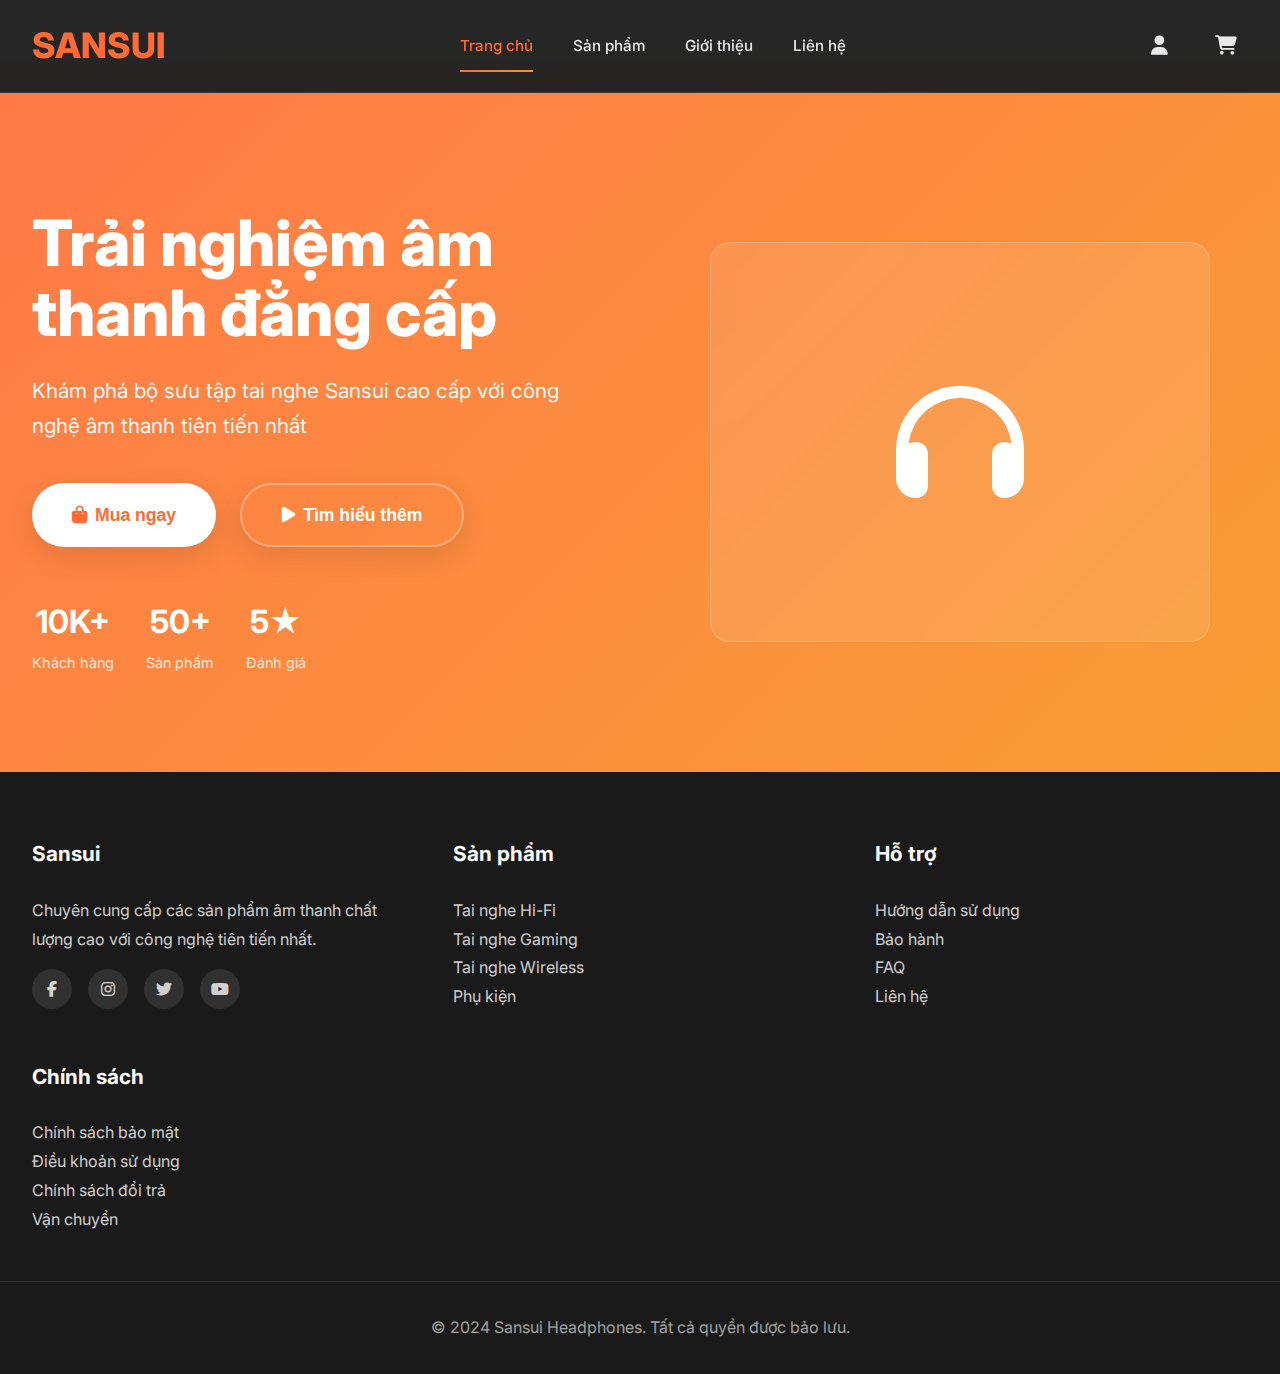
<file: index.html>
<!DOCTYPE html>
<html lang="vi">
<head>
    <meta charset="UTF-8">
    <meta name="viewport" content="width=device-width, initial-scale=1.0">
    <title>Sansui Headphones - Chất lượng âm thanh đỉnh cao</title>
    <link href="https://cdnjs.cloudflare.com/ajax/libs/font-awesome/6.4.0/css/all.min.css" rel="stylesheet">
    <link href="https://fonts.googleapis.com/css2?family=Inter:wght@300;400;500;600;700;800&display=swap" rel="stylesheet">
    <link rel="stylesheet" href="style.css">
</head>
<body>
    <!-- Header -->
    <header class="header">
        <div class="nav-container">
            <a class="logo" href="index.html">SANSUI</a>
            
            <nav class="nav-menu">
                <a class="nav-link active" href="index.html">Trang chủ</a>
                <a class="nav-link" href="products.html">Sản phẩm</a>
                <a class="nav-link" href="about.html">Giới thiệu</a>
                <a class="nav-link" href="contact.html">Liên hệ</a>
            </nav>

            <div class="nav-icons">
                <div class="user-menu" style="position: relative;">
                    <button class="nav-icon" id="userBtn" onclick="toggleUserMenu()">
                        <i class="fas fa-user"></i>
                    </button>
                    <div class="user-dropdown" id="userDropdown">
                        <div id="loggedOutMenu">
                            <a onclick="showLoginModal()">Đăng nhập</a>
                            <a onclick="showRegisterModal()">Đăng ký</a>
                        </div>
                        <div id="loggedInMenu" style="display: none;">
                            <a onclick="showProfile()">Thông tin cá nhân</a>
                            <a onclick="logout()">Đăng xuất</a>
                        </div>
                    </div>
                </div>
                
                <button class="nav-icon" onclick="showCart()">
                    <i class="fas fa-shopping-cart"></i>
                    <span class="cart-count" id="cartCount">0</span>
                </button>

                <button class="mobile-menu-btn">
                    <i class="fas fa-bars"></i>
                </button>
            </div>
        </div>
    </header>

    <!-- Main Content -->
    <main class="main-content">
        <!-- Home Section -->
        <section id="home" class="page-section active">
            <div class="hero">
                <div class="hero-content">
                    <div class="hero-text">
                        <h1>Trải nghiệm âm thanh <span class="highlight">đẳng cấp</span></h1>
                        <p>Khám phá bộ sưu tập tai nghe Sansui cao cấp với công nghệ âm thanh tiên tiến nhất</p>
                        
                        <div class="hero-buttons">
                            <button class="cta-button" onclick="location.href='products.html'">
                                <i class="fas fa-shopping-bag"></i>
                                Mua ngay
                            </button>
                            <button class="cta-button secondary" onclick="location.href='about.html'">
                                <i class="fas fa-play"></i>
                                Tìm hiểu thêm
                            </button>
                        </div>

                        <div class="hero-stats">
                            <div class="stat">
                                <span class="stat-number">10K+</span>
                                <span class="stat-label">Khách hàng</span>
                            </div>
                            <div class="stat">
                                <span class="stat-number">50+</span>
                                <span class="stat-label">Sản phẩm</span>
                            </div>
                            <div class="stat">
                                <span class="stat-number">5★</span>
                                <span class="stat-label">Đánh giá</span>
                            </div>
                        </div>
                    </div>
                    
                    <div class="hero-image">
                        <div class="hero-product-image">
                            <i class="fas fa-headphones"></i>
                        </div>
                    </div>
                </div>
            </div>
        </section>
    </main>

    <!-- Footer -->
    <footer class="footer">
        <div class="footer-content">
            <div class="footer-section">
                <h3>Sansui</h3>
                <p>Chuyên cung cấp các sản phẩm âm thanh chất lượng cao với công nghệ tiên tiến nhất.</p>
                <div class="social-links">
                    <a href="#"><i class="fab fa-facebook-f"></i></a>
                    <a href="#"><i class="fab fa-instagram"></i></a>
                    <a href="#"><i class="fab fa-twitter"></i></a>
                    <a href="#"><i class="fab fa-youtube"></i></a>
                </div>
            </div>
            
            <div class="footer-section">
                <h3>Sản phẩm</h3>
                <a href="#">Tai nghe Hi-Fi</a><br>
                <a href="#">Tai nghe Gaming</a><br>
                <a href="#">Tai nghe Wireless</a><br>
                <a href="#">Phụ kiện</a>
            </div>
            
            <div class="footer-section">
                <h3>Hỗ trợ</h3>
                <a href="#">Hướng dẫn sử dụng</a><br>
                <a href="#">Bảo hành</a><br>
                <a href="#">FAQ</a><br>
                <a href="#">Liên hệ</a>
            </div>
            
            <div class="footer-section">
                <h3>Chính sách</h3>
                <a href="#">Chính sách bảo mật</a><br>
                <a href="#">Điều khoản sử dụng</a><br>
                <a href="#">Chính sách đổi trả</a><br>
                <a href="#">Vận chuyển</a>
            </div>
        </div>
        
        <div class="footer-bottom">
            <p>&copy; 2024 Sansui Headphones. Tất cả quyền được bảo lưu.</p>
        </div>
    </footer>

    <!-- Modals -->
    <!-- Login Modal -->
    <div id="loginModal" class="modal">
        <div class="modal-content">
            <span class="close" onclick="closeModal('loginModal')">&times;</span>
            <h2>Đăng nhập</h2>
            <form class="auth-form" id="loginForm">
                <input type="email" placeholder="Email" id="loginEmail" required>
                <input type="password" placeholder="Mật khẩu" id="loginPassword" required>
                <button type="submit">Đăng nhập</button>
            </form>
            <div class="auth-switch">
                <p>Chưa có tài khoản? <a onclick="switchToRegister()">Đăng ký ngay</a></p>
            </div>
        </div>
    </div>

    <!-- Register Modal -->
    <div id="registerModal" class="modal">
        <div class="modal-content">
            <span class="close" onclick="closeModal('registerModal')">&times;</span>
            <h2>Đăng ký</h2>
            <form class="auth-form" id="registerForm">
                <input type="text" placeholder="Họ tên" id="registerName" required>
                <input type="email" placeholder="Email" id="registerEmail" required>
                <input type="password" placeholder="Mật khẩu" id="registerPassword" required>
                <input type="password" placeholder="Xác nhận mật khẩu" id="confirmPassword" required>
                <button type="submit">Đăng ký</button>
            </form>
            <div class="auth-switch">
                <p>Đã có tài khoản? <a onclick="switchToLogin()">Đăng nhập</a></p>
            </div>
        </div>
    </div>

    <!-- Cart Modal -->
    <div id="cartModal" class="modal cart-modal">
        <div class="modal-content">
            <span class="close" onclick="closeModal('cartModal')">&times;</span>
            <h2>Giỏ hàng</h2>
            <div id="cartItems">
                <!-- Cart items sẽ được tạo bằng JavaScript -->
            </div>
            <div class="cart-total" id="cartTotal">
                Tổng cộng: 0đ
            </div>
            <button class="checkout-btn" id="checkoutBtn" onclick="checkout()">Thanh toán</button>
        </div>
    </div>

    <!-- Profile Modal -->
    <div id="profileModal" class="modal">
        <div class="modal-content">
            <span class="close" onclick="closeModal('profileModal')">&times;</span>
            <h2>Thông tin cá nhân</h2>
            <form class="auth-form" id="profileForm">
                <input type="text" placeholder="Họ tên" id="profileName">
                <input type="email" placeholder="Email" id="profileEmail" readonly>
                <input type="tel" placeholder="Số điện thoại" id="profilePhone">
                <textarea placeholder="Địa chỉ" id="profileAddress" rows="3"></textarea>
                <button type="submit">Cập nhật thông tin</button>
            </form>
        </div>
    </div>

    <!-- Success Message -->
    <div id="successMessage" class="success-message">
        <i class="fas fa-check-circle"></i>
        <span id="successText">Thành công!</span>
    </div>

    <script src="script.js"></script>
</body>
</html>
</file>
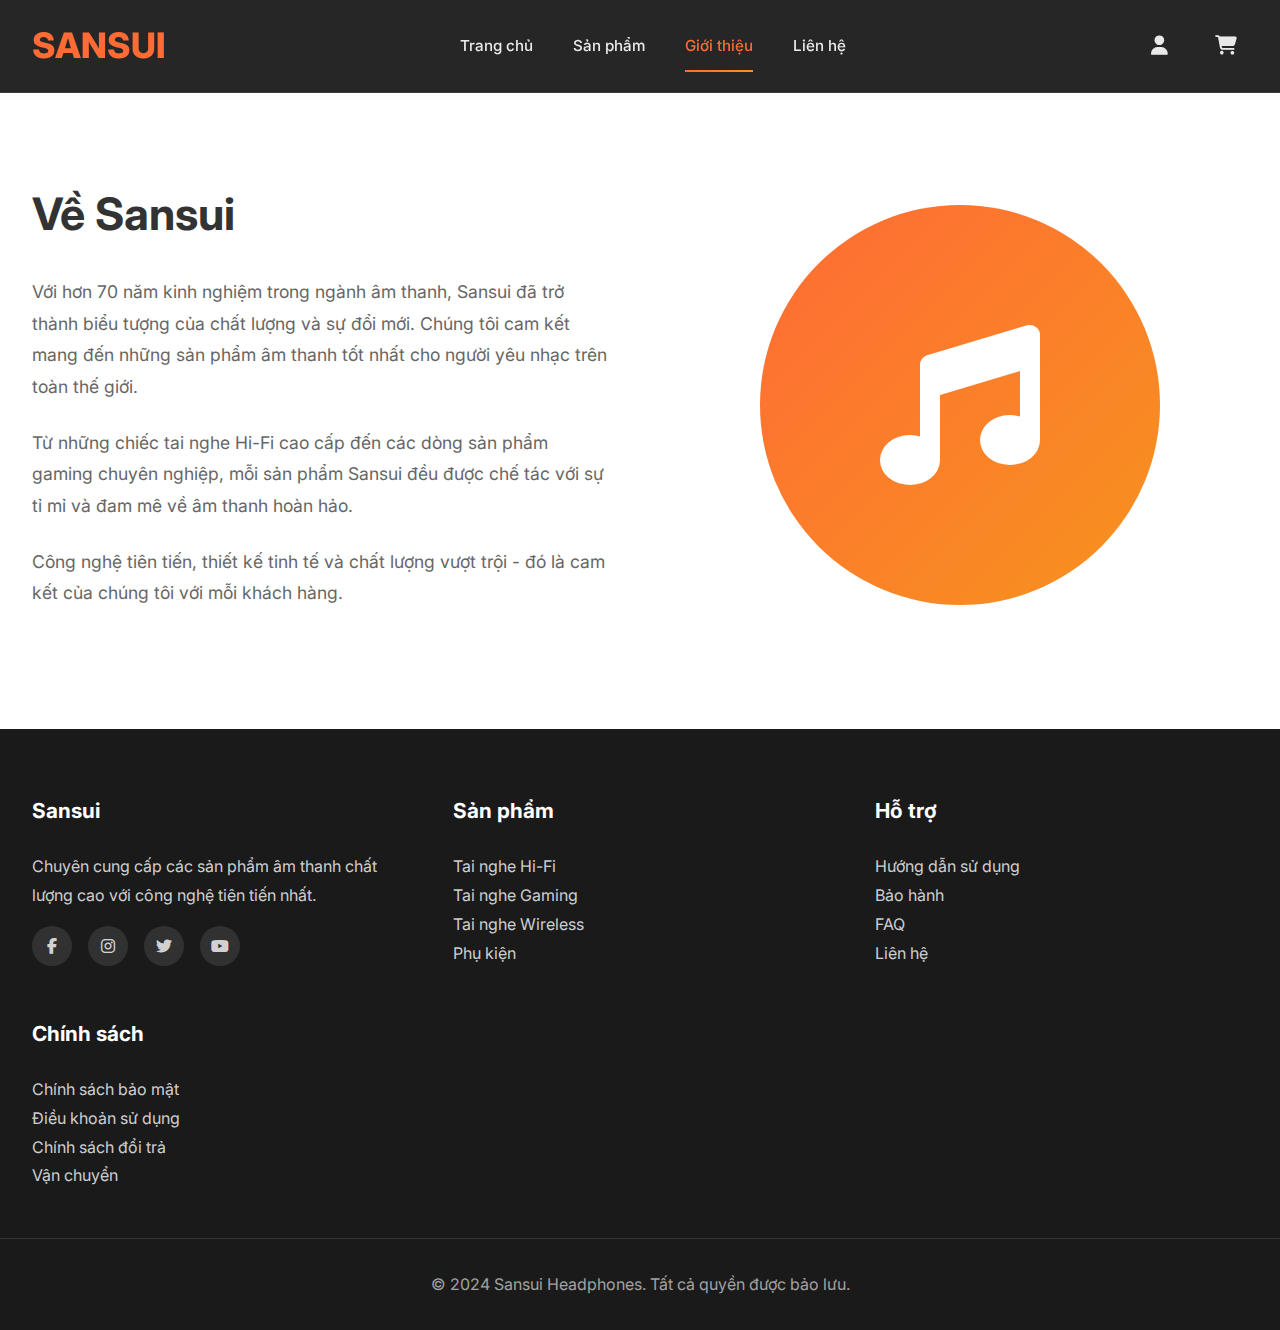
<file: about.html>
<!DOCTYPE html>
<html lang="vi">
<head>
    <meta charset="UTF-8">
    <meta name="viewport" content="width=device-width, initial-scale=1.0">
    <title>Giới thiệu - Sansui Headphones</title>
    <link href="https://cdnjs.cloudflare.com/ajax/libs/font-awesome/6.4.0/css/all.min.css" rel="stylesheet">
    <link href="https://fonts.googleapis.com/css2?family=Inter:wght@300;400;500;600;700;800&display=swap" rel="stylesheet">
    <link rel="stylesheet" href="style.css">
</head>
<body>
    <!-- Header -->
    <header class="header">
        <div class="nav-container">
            <a class="logo" href="index.html">SANSUI</a>
            
            <nav class="nav-menu">
                <a class="nav-link" href="index.html">Trang chủ</a>
                <a class="nav-link" href="products.html">Sản phẩm</a>
                <a class="nav-link active" href="about.html">Giới thiệu</a>
                <a class="nav-link" href="contact.html">Liên hệ</a>
            </nav>

            <div class="nav-icons">
                <div class="user-menu" style="position: relative;">
                    <button class="nav-icon" id="userBtn" onclick="toggleUserMenu()">
                        <i class="fas fa-user"></i>
                    </button>
                    <div class="user-dropdown" id="userDropdown">
                        <div id="loggedOutMenu">
                            <a onclick="showLoginModal()">Đăng nhập</a>
                            <a onclick="showRegisterModal()">Đăng ký</a>
                        </div>
                        <div id="loggedInMenu" style="display: none;">
                            <a onclick="showProfile()">Thông tin cá nhân</a>
                            <a onclick="logout()">Đăng xuất</a>
                        </div>
                    </div>
                </div>
                
                <button class="nav-icon" onclick="showCart()">
                    <i class="fas fa-shopping-cart"></i>
                    <span class="cart-count" id="cartCount">0</span>
                </button>

                <button class="mobile-menu-btn">
                    <i class="fas fa-bars"></i>
                </button>
            </div>
        </div>
    </header>

    <!-- Main Content -->
    <main class="main-content">
        <!-- About Section -->
        <section id="about" class="page-section active">
            <div class="about-section">
                <div class="container">
                    <div class="about-content">
                        <div class="about-text">
                            <h2>Về Sansui</h2>
                            <p>Với hơn 70 năm kinh nghiệm trong ngành âm thanh, Sansui đã trở thành biểu tượng của chất lượng và sự đổi mới. Chúng tôi cam kết mang đến những sản phẩm âm thanh tốt nhất cho người yêu nhạc trên toàn thế giới.</p>
                            
                            <p>Từ những chiếc tai nghe Hi-Fi cao cấp đến các dòng sản phẩm gaming chuyên nghiệp, mỗi sản phẩm Sansui đều được chế tác với sự tỉ mỉ và đam mê về âm thanh hoàn hảo.</p>
                            
                            <p>Công nghệ tiên tiến, thiết kế tinh tế và chất lượng vượt trội - đó là cam kết của chúng tôi với mỗi khách hàng.</p>
                        </div>
                        
                        <div class="about-image">
                            <div class="about-image-bg">
                                <i class="fas fa-music"></i>
                            </div>
                        </div>
                    </div>
                </div>
            </div>
        </section>
    </main>

    <!-- Footer -->
    <footer class="footer">
        <div class="footer-content">
            <div class="footer-section">
                <h3>Sansui</h3>
                <p>Chuyên cung cấp các sản phẩm âm thanh chất lượng cao với công nghệ tiên tiến nhất.</p>
                <div class="social-links">
                    <a href="#"><i class="fab fa-facebook-f"></i></a>
                    <a href="#"><i class="fab fa-instagram"></i></a>
                    <a href="#"><i class="fab fa-twitter"></i></a>
                    <a href="#"><i class="fab fa-youtube"></i></a>
                </div>
            </div>
            
            <div class="footer-section">
                <h3>Sản phẩm</h3>
                <a href="#">Tai nghe Hi-Fi</a><br>
                <a href="#">Tai nghe Gaming</a><br>
                <a href="#">Tai nghe Wireless</a><br>
                <a href="#">Phụ kiện</a>
            </div>
            
            <div class="footer-section">
                <h3>Hỗ trợ</h3>
                <a href="#">Hướng dẫn sử dụng</a><br>
                <a href="#">Bảo hành</a><br>
                <a href="#">FAQ</a><br>
                <a href="#">Liên hệ</a>
            </div>
            
            <div class="footer-section">
                <h3>Chính sách</h3>
                <a href="#">Chính sách bảo mật</a><br>
                <a href="#">Điều khoản sử dụng</a><br>
                <a href="#">Chính sách đổi trả</a><br>
                <a href="#">Vận chuyển</a>
            </div>
        </div>
        
        <div class="footer-bottom">
            <p>&copy; 2024 Sansui Headphones. Tất cả quyền được bảo lưu.</p>
        </div>
    </footer>

    <!-- Modals -->
    <!-- Login Modal -->
    <div id="loginModal" class="modal">
        <div class="modal-content">
            <span class="close" onclick="closeModal('loginModal')">&times;</span>
            <h2>Đăng nhập</h2>
            <form class="auth-form" id="loginForm">
                <input type="email" placeholder="Email" id="loginEmail" required>
                <input type="password" placeholder="Mật khẩu" id="loginPassword" required>
                <button type="submit">Đăng nhập</button>
            </form>
            <div class="auth-switch">
                <p>Chưa có tài khoản? <a onclick="switchToRegister()">Đăng ký ngay</a></p>
            </div>
        </div>
    </div>

    <!-- Register Modal -->
    <div id="registerModal" class="modal">
        <div class="modal-content">
            <span class="close" onclick="closeModal('registerModal')">&times;</span>
            <h2>Đăng ký</h2>
            <form class="auth-form" id="registerForm">
                <input type="text" placeholder="Họ tên" id="registerName" required>
                <input type="email" placeholder="Email" id="registerEmail" required>
                <input type="password" placeholder="Mật khẩu" id="registerPassword" required>
                <input type="password" placeholder="Xác nhận mật khẩu" id="confirmPassword" required>
                <button type="submit">Đăng ký</button>
            </form>
            <div class="auth-switch">
                <p>Đã có tài khoản? <a onclick="switchToLogin()">Đăng nhập</a></p>
            </div>
        </div>
    </div>

    <!-- Cart Modal -->
    <div id="cartModal" class="modal cart-modal">
        <div class="modal-content">
            <span class="close" onclick="closeModal('cartModal')">&times;</span>
            <h2>Giỏ hàng</h2>
            <div id="cartItems">
                <!-- Cart items sẽ được tạo bằng JavaScript -->
            </div>
            <div class="cart-total" id="cartTotal">
                Tổng cộng: 0đ
            </div>
            <button class="checkout-btn" id="checkoutBtn" onclick="checkout()">Thanh toán</button>
        </div>
    </div>

    <!-- Profile Modal -->
    <div id="profileModal" class="modal">
        <div class="modal-content">
            <span class="close" onclick="closeModal('profileModal')">&times;</span>
            <h2>Thông tin cá nhân</h2>
            <form class="auth-form" id="profileForm">
                <input type="text" placeholder="Họ tên" id="profileName">
                <input type="email" placeholder="Email" id="profileEmail" readonly>
                <input type="tel" placeholder="Số điện thoại" id="profilePhone">
                <textarea placeholder="Địa chỉ" id="profileAddress" rows="3"></textarea>
                <button type="submit">Cập nhật thông tin</button>
            </form>
        </div>
    </div>

    <!-- Success Message -->
    <div id="successMessage" class="success-message">
        <i class="fas fa-check-circle"></i>
        <span id="successText">Thành công!</span>
    </div>

    <script src="script.js"></script>
</body>
</html>
</file>
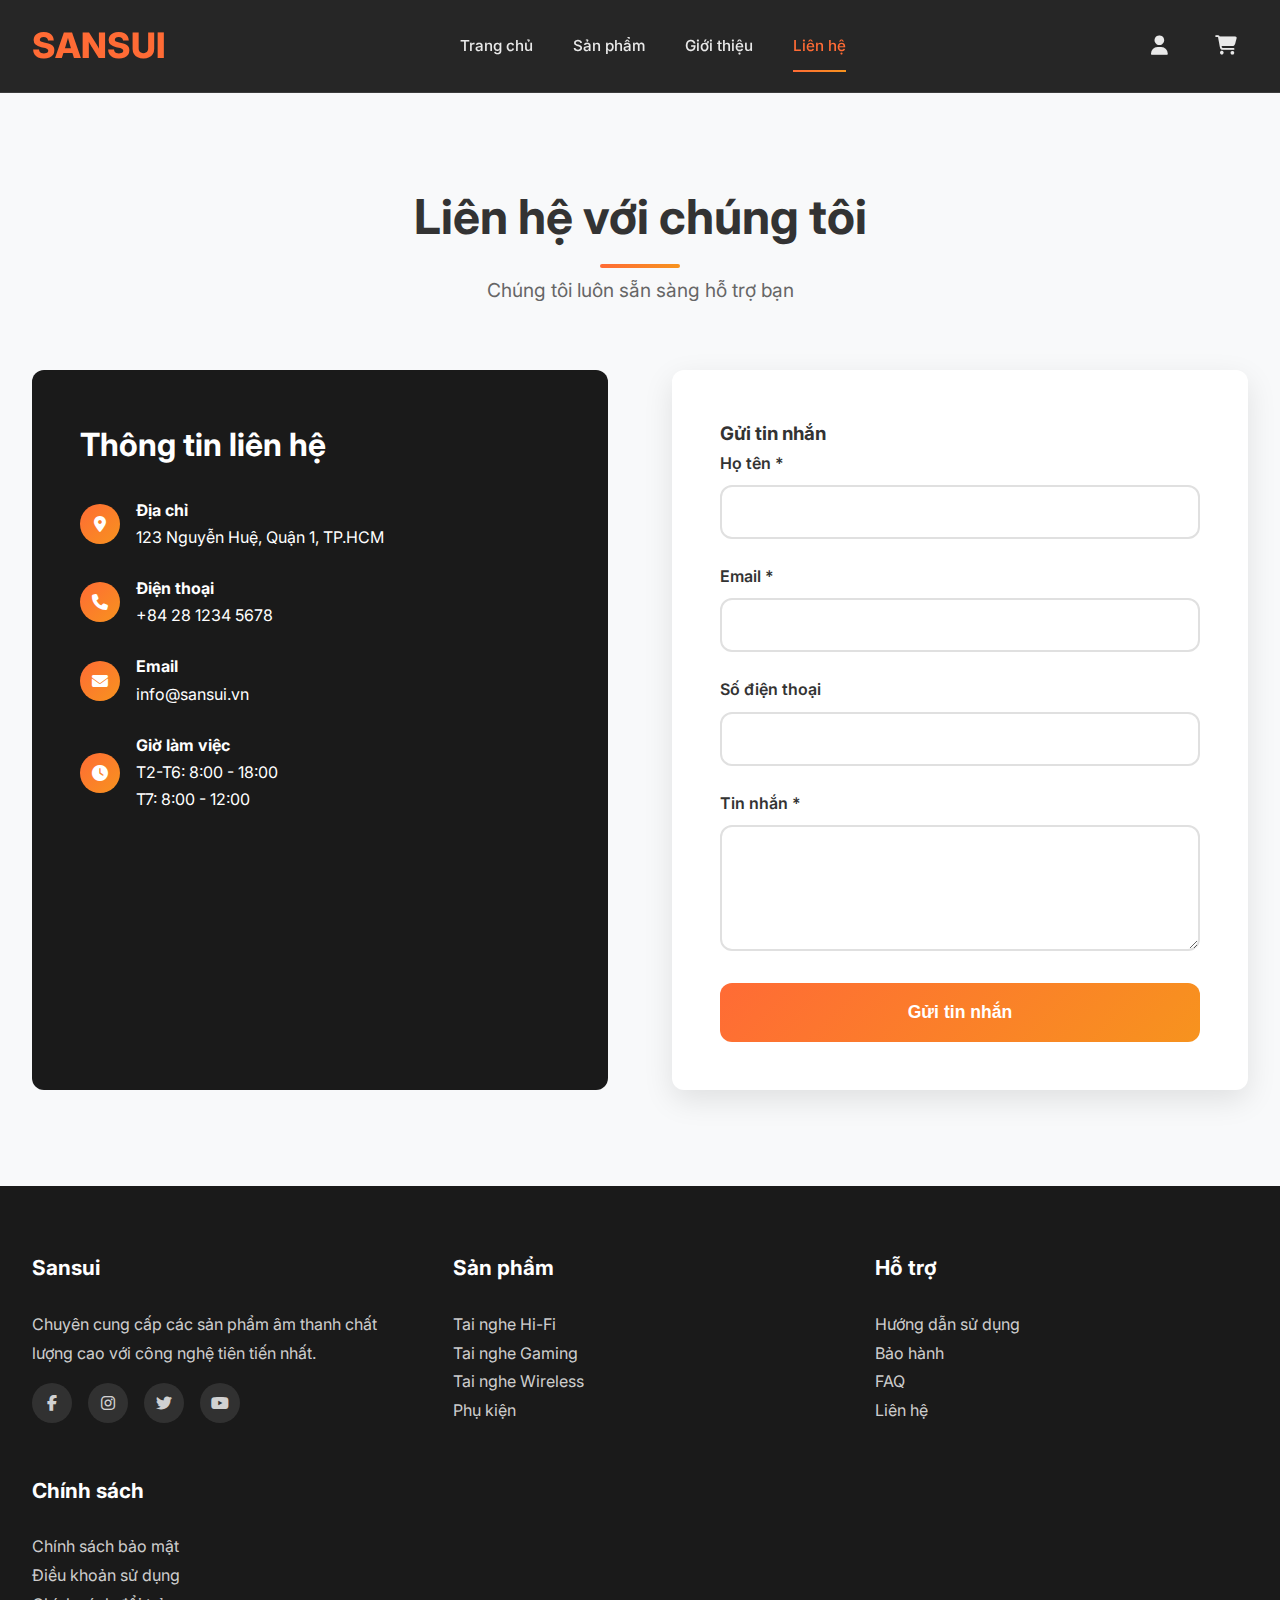
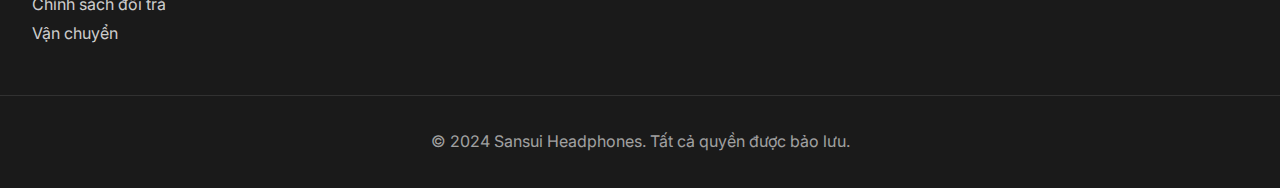
<file: contact.html>
<!DOCTYPE html>
<html lang="vi">
<head>
    <meta charset="UTF-8">
    <meta name="viewport" content="width=device-width, initial-scale=1.0">
    <title>Liên hệ - Sansui Headphones</title>
    <link href="https://cdnjs.cloudflare.com/ajax/libs/font-awesome/6.4.0/css/all.min.css" rel="stylesheet">
    <link href="https://fonts.googleapis.com/css2?family=Inter:wght@300;400;500;600;700;800&display=swap" rel="stylesheet">
    <link rel="stylesheet" href="style.css">
</head>
<body>
    <!-- Header -->
    <header class="header">
        <div class="nav-container">
            <a class="logo" href="index.html">SANSUI</a>
            
            <nav class="nav-menu">
                <a class="nav-link" href="index.html">Trang chủ</a>
                <a class="nav-link" href="products.html">Sản phẩm</a>
                <a class="nav-link" href="about.html">Giới thiệu</a>
                <a class="nav-link active" href="contact.html">Liên hệ</a>
            </nav>

            <div class="nav-icons">
                <div class="user-menu" style="position: relative;">
                    <button class="nav-icon" id="userBtn" onclick="toggleUserMenu()">
                        <i class="fas fa-user"></i>
                    </button>
                    <div class="user-dropdown" id="userDropdown">
                        <div id="loggedOutMenu">
                            <a onclick="showLoginModal()">Đăng nhập</a>
                            <a onclick="showRegisterModal()">Đăng ký</a>
                        </div>
                        <div id="loggedInMenu" style="display: none;">
                            <a onclick="showProfile()">Thông tin cá nhân</a>
                            <a onclick="logout()">Đăng xuất</a>
                        </div>
                    </div>
                </div>
                
                <button class="nav-icon" onclick="showCart()">
                    <i class="fas fa-shopping-cart"></i>
                    <span class="cart-count" id="cartCount">0</span>
                </button>

                <button class="mobile-menu-btn">
                    <i class="fas fa-bars"></i>
                </button>
            </div>
        </div>
    </header>

    <!-- Main Content -->
    <main class="main-content">
        <!-- Contact Section -->
        <section id="contact" class="page-section active">
            <div class="contact-section">
                <div class="container">
                    <div class="section-header">
                        <h2 class="section-title">Liên hệ với chúng tôi</h2>
                        <p class="section-subtitle">Chúng tôi luôn sẵn sàng hỗ trợ bạn</p>
                    </div>

                    <div class="contact-grid">
                        <div class="contact-info">
                            <h3>Thông tin liên hệ</h3>
                            
                            <div class="contact-item">
                                <i class="fas fa-map-marker-alt"></i>
                                <div>
                                    <strong>Địa chỉ</strong><br>
                                    123 Nguyễn Huệ, Quận 1, TP.HCM
                                </div>
                            </div>
                            
                            <div class="contact-item">
                                <i class="fas fa-phone"></i>
                                <div>
                                    <strong>Điện thoại</strong><br>
                                    +84 28 1234 5678
                                </div>
                            </div>
                            
                            <div class="contact-item">
                                <i class="fas fa-envelope"></i>
                                <div>
                                    <strong>Email</strong><br>
                                    info@sansui.vn
                                </div>
                            </div>
                            
                            <div class="contact-item">
                                <i class="fas fa-clock"></i>
                                <div>
                                    <strong>Giờ làm việc</strong><br>
                                    T2-T6: 8:00 - 18:00<br>
                                    T7: 8:00 - 12:00
                                </div>
                            </div>
                        </div>

                        <div class="contact-form">
                            <h3>Gửi tin nhắn</h3>
                            <form id="contactForm">
                                <div class="form-group">
                                    <label for="name">Họ tên *</label>
                                    <input type="text" id="name" name="name" required>
                                </div>
                                
                                <div class="form-group">
                                    <label for="email">Email *</label>
                                    <input type="email" id="email" name="email" required>
                                </div>
                                
                                <div class="form-group">
                                    <label for="phone">Số điện thoại</label>
                                    <input type="tel" id="phone" name="phone">
                                </div>
                                
                                <div class="form-group">
                                    <label for="message">Tin nhắn *</label>
                                    <textarea id="message" name="message" rows="5" required></textarea>
                                </div>
                                
                                <button type="submit" class="submit-btn">Gửi tin nhắn</button>
                            </form>
                        </div>
                    </div>
                </div>
            </div>
        </section>
    </main>

    <!-- Footer -->
    <footer class="footer">
        <div class="footer-content">
            <div class="footer-section">
                <h3>Sansui</h3>
                <p>Chuyên cung cấp các sản phẩm âm thanh chất lượng cao với công nghệ tiên tiến nhất.</p>
                <div class="social-links">
                    <a href="#"><i class="fab fa-facebook-f"></i></a>
                    <a href="#"><i class="fab fa-instagram"></i></a>
                    <a href="#"><i class="fab fa-twitter"></i></a>
                    <a href="#"><i class="fab fa-youtube"></i></a>
                </div>
            </div>
            
            <div class="footer-section">
                <h3>Sản phẩm</h3>
                <a href="#">Tai nghe Hi-Fi</a><br>
                <a href="#">Tai nghe Gaming</a><br>
                <a href="#">Tai nghe Wireless</a><br>
                <a href="#">Phụ kiện</a>
            </div>
            
            <div class="footer-section">
                <h3>Hỗ trợ</h3>
                <a href="#">Hướng dẫn sử dụng</a><br>
                <a href="#">Bảo hành</a><br>
                <a href="#">FAQ</a><br>
                <a href="#">Liên hệ</a>
            </div>
            
            <div class="footer-section">
                <h3>Chính sách</h3>
                <a href="#">Chính sách bảo mật</a><br>
                <a href="#">Điều khoản sử dụng</a><br>
                <a href="#">Chính sách đổi trả</a><br>
                <a href="#">Vận chuyển</a>
            </div>
        </div>
        
        <div class="footer-bottom">
            <p>&copy; 2024 Sansui Headphones. Tất cả quyền được bảo lưu.</p>
        </div>
    </footer>

    <!-- Modals -->
    <!-- Login Modal -->
    <div id="loginModal" class="modal">
        <div class="modal-content">
            <span class="close" onclick="closeModal('loginModal')">&times;</span>
            <h2>Đăng nhập</h2>
            <form class="auth-form" id="loginForm">
                <input type="email" placeholder="Email" id="loginEmail" required>
                <input type="password" placeholder="Mật khẩu" id="loginPassword" required>
                <button type="submit">Đăng nhập</button>
            </form>
            <div class="auth-switch">
                <p>Chưa có tài khoản? <a onclick="switchToRegister()">Đăng ký ngay</a></p>
            </div>
        </div>
    </div>

    <!-- Register Modal -->
    <div id="registerModal" class="modal">
        <div class="modal-content">
            <span class="close" onclick="closeModal('registerModal')">&times;</span>
            <h2>Đăng ký</h2>
            <form class="auth-form" id="registerForm">
                <input type="text" placeholder="Họ tên" id="registerName" required>
                <input type="email" placeholder="Email" id="registerEmail" required>
                <input type="password" placeholder="Mật khẩu" id="registerPassword" required>
                <input type="password" placeholder="Xác nhận mật khẩu" id="confirmPassword" required>
                <button type="submit">Đăng ký</button>
            </form>
            <div class="auth-switch">
                <p>Đã có tài khoản? <a onclick="switchToLogin()">Đăng nhập</a></p>
            </div>
        </div>
    </div>

    <!-- Cart Modal -->
    <div id="cartModal" class="modal cart-modal">
        <div class="modal-content">
            <span class="close" onclick="closeModal('cartModal')">&times;</span>
            <h2>Giỏ hàng</h2>
            <div id="cartItems">
                <!-- Cart items sẽ được tạo bằng JavaScript -->
            </div>
            <div class="cart-total" id="cartTotal">
                Tổng cộng: 0đ
            </div>
            <button class="checkout-btn" id="checkoutBtn" onclick="checkout()">Thanh toán</button>
        </div>
    </div>

    <!-- Profile Modal -->
    <div id="profileModal" class="modal">
        <div class="modal-content">
            <span class="close" onclick="closeModal('profileModal')">&times;</span>
            <h2>Thông tin cá nhân</h2>
            <form class="auth-form" id="profileForm">
                <input type="text" placeholder="Họ tên" id="profileName">
                <input type="email" placeholder="Email" id="profileEmail" readonly>
                <input type="tel" placeholder="Số điện thoại" id="profilePhone">
                <textarea placeholder="Địa chỉ" id="profileAddress" rows="3"></textarea>
                <button type="submit">Cập nhật thông tin</button>
            </form>
        </div>
    </div>

    <!-- Success Message -->
    <div id="successMessage" class="success-message">
        <i class="fas fa-check-circle"></i>
        <span id="successText">Thành công!</span>
    </div>

    <script src="script.js"></script>
</body>
</html>
</file>
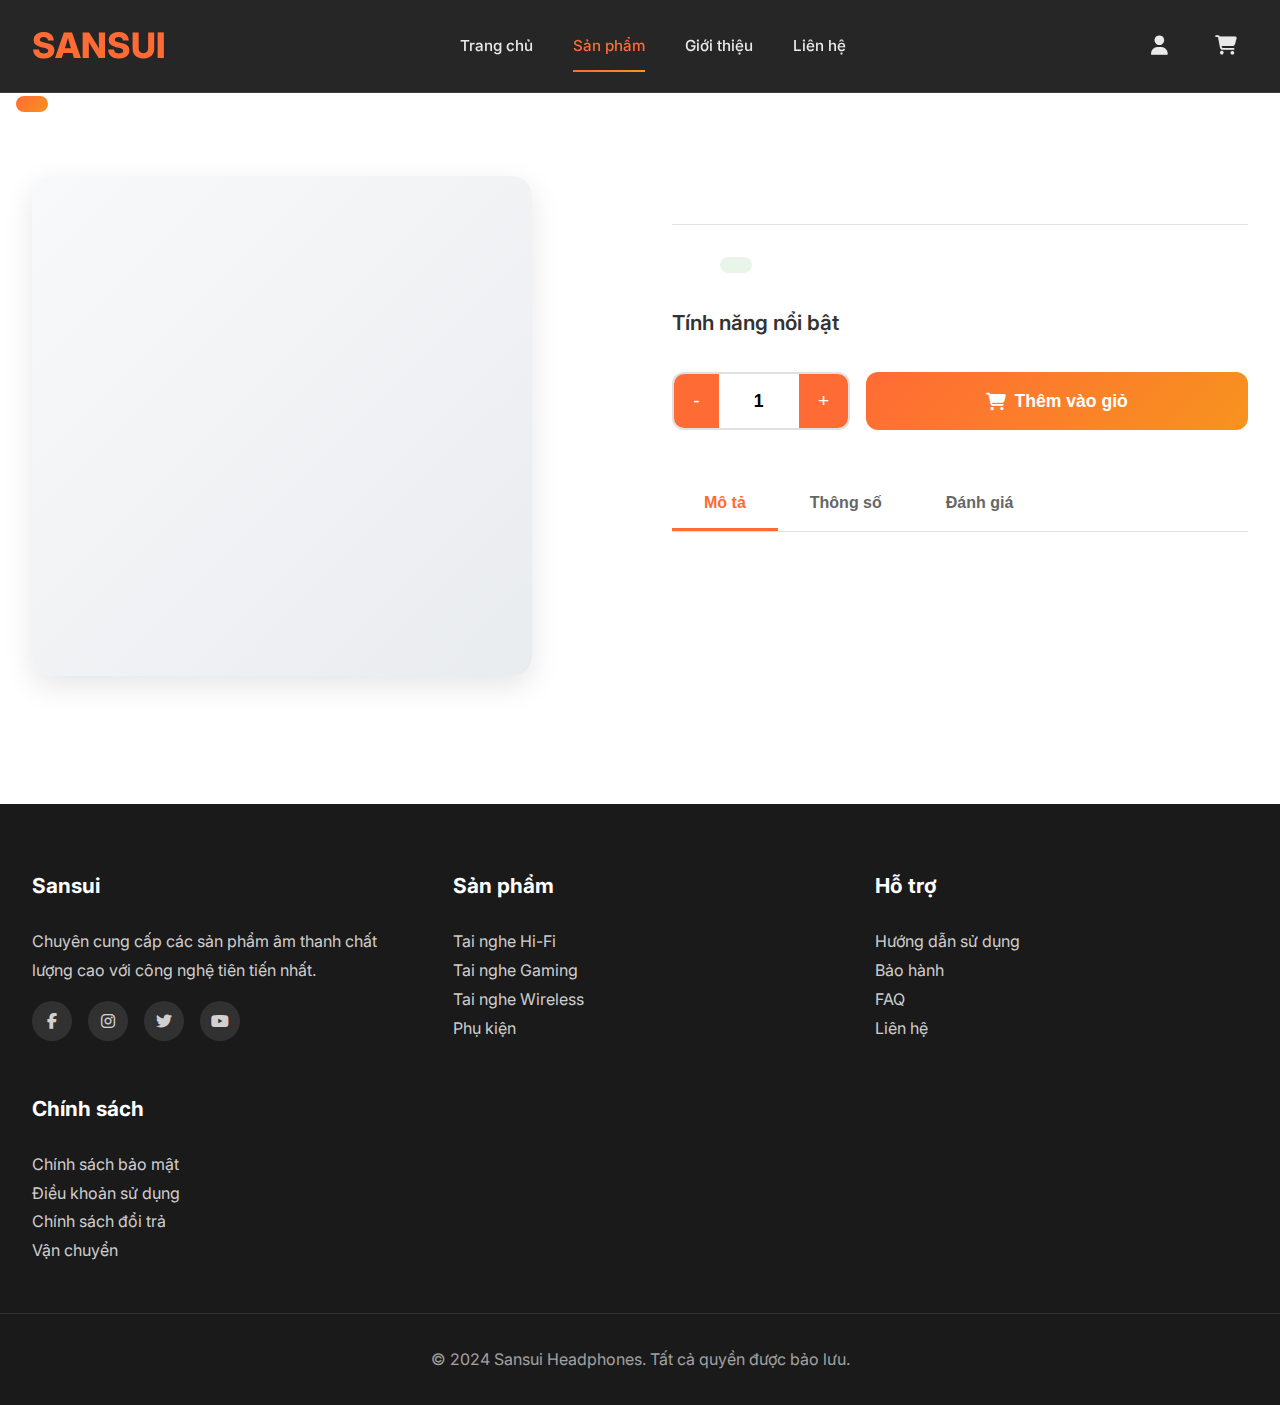
<file: product-detail.html>
<!DOCTYPE html>
<html lang="vi">
<head>
    <meta charset="UTF-8">
    <meta name="viewport" content="width=device-width, initial-scale=1.0">
    <title>Chi tiết sản phẩm - Sansui Headphones</title>
    <link href="https://cdnjs.cloudflare.com/ajax/libs/font-awesome/6.4.0/css/all.min.css" rel="stylesheet">
    <link href="https://fonts.googleapis.com/css2?family=Inter:wght@300;400;500;600;700;800&display=swap" rel="stylesheet">
    <link rel="stylesheet" href="style.css">
</head>
<body>
    <!-- Header -->
    <header class="header">
        <div class="nav-container">
            <a class="logo" href="index.html">SANSUI</a>
            
            <nav class="nav-menu">
                <a class="nav-link" href="index.html">Trang chủ</a>
                <a class="nav-link active" href="products.html">Sản phẩm</a>
                <a class="nav-link" href="about.html">Giới thiệu</a>
                <a class="nav-link" href="contact.html">Liên hệ</a>
            </nav>

            <div class="nav-icons">
                <div class="user-menu" style="position: relative;">
                    <button class="nav-icon" id="userBtn" onclick="toggleUserMenu()">
                        <i class="fas fa-user"></i>
                    </button>
                    <div class="user-dropdown" id="userDropdown">
                        <div id="loggedOutMenu">
                            <a onclick="showLoginModal()">Đăng nhập</a>
                            <a onclick="showRegisterModal()">Đăng ký</a>
                        </div>
                        <div id="loggedInMenu" style="display: none;">
                            <a onclick="showProfile()">Thông tin cá nhân</a>
                            <a onclick="logout()">Đăng xuất</a>
                        </div>
                    </div>
                </div>
                
                <button class="nav-icon" onclick="showCart()">
                    <i class="fas fa-shopping-cart"></i>
                    <span class="cart-count" id="cartCount">0</span>
                </button>

                <button class="mobile-menu-btn">
                    <i class="fas fa-bars"></i>
                </button>
            </div>
        </div>
    </header>

    <!-- Main Content -->
    <main class="main-content">
        <!-- Product Detail Section -->
        <section id="product-detail" class="page-section active">
            <div class="product-detail">
                <div class="container">
                    <div class="product-detail-content">
                        <div class="product-detail-image">
                            <div class="main-product-image" id="mainProductImage"></div>
                            <div class="product-thumbnails" id="productThumbnails">
                                <!-- Thumbnails will be populated by JavaScript -->
                            </div>
                        </div>
                        
                        <div class="product-detail-info">
                            <div class="product-badge" id="productBadge"></div>
                            <div class="product-detail-category" id="productCategory"></div>
                            <h1 id="productName"></h1>
                            <div class="product-detail-rating">
                                <div class="stars" id="productStars"></div>
                                <span class="rating-text" id="productRating"></span>
                            </div>
                            
                            <div class="product-detail-price">
                                <span class="detail-current-price" id="currentPrice"></span>
                                <span class="detail-original-price" id="originalPrice"></span>
                                <span class="detail-discount" id="discount"></span>
                            </div>
                            
                            <div class="product-features">
                                <h3>Tính năng nổi bật</h3>
                                <ul class="features-list" id="productFeatures">
                                    <!-- Features will be populated by JavaScript -->
                                </ul>
                            </div>
                            
                            <div class="product-actions">
                                <div class="quantity-selector">
                                    <button class="quantity-btn-detail" onclick="updateDetailQuantity(-1)">-</button>
                                    <input type="text" class="quantity-input" id="quantityInput" value="1" readonly>
                                    <button class="quantity-btn-detail" onclick="updateDetailQuantity(1)">+</button>
                                </div>
                                <button class="add-to-cart-detail" onclick="addToCartFromDetail()">
                                    <i class="fas fa-shopping-cart"></i>
                                    Thêm vào giỏ
                                </button>
                            </div>
                            
                            <div class="product-tabs">
                                <div class="tabs-nav">
                                    <button class="tab-btn active" onclick="showTab('description')">Mô tả</button>
                                    <button class="tab-btn" onclick="showTab('specifications')">Thông số</button>
                                    <button class="tab-btn" onclick="showTab('reviews')">Đánh giá</button>
                                </div>
                                <div class="tab-content active" id="description"></div>
                                <div class="tab-content" id="specifications">
                                    <table class="specifications-table">
                                        <tbody id="specificationsTable">
                                            <!-- Specifications will be populated by JavaScript -->
                                        </tbody>
                                    </table>
                                </div>
                                <div class="tab-content" id="reviews">
                                    <!-- Reviews will be populated by JavaScript -->
                                </div>
                            </div>
                        </div>
                    </div>
                </div>
            </div>
        </section>
    </main>

    <!-- Footer -->
    <footer class="footer">
        <div class="footer-content">
            <div class="footer-section">
                <h3>Sansui</h3>
                <p>Chuyên cung cấp các sản phẩm âm thanh chất lượng cao với công nghệ tiên tiến nhất.</p>
                <div class="social-links">
                    <a href="#"><i class="fab fa-facebook-f"></i></a>
                    <a href="#"><i class="fab fa-instagram"></i></a>
                    <a href="#"><i class="fab fa-twitter"></i></a>
                    <a href="#"><i class="fab fa-youtube"></i></a>
                </div>
            </div>
            
            <div class="footer-section">
                <h3>Sản phẩm</h3>
                <a href="#">Tai nghe Hi-Fi</a><br>
                <a href="#">Tai nghe Gaming</a><br>
                <a href="#">Tai nghe Wireless</a><br>
                <a href="#">Phụ kiện</a>
            </div>
            
            <div class="footer-section">
                <h3>Hỗ trợ</h3>
                <a href="#">Hướng dẫn sử dụng</a><br>
                <a href="#">Bảo hành</a><br>
                <a href="#">FAQ</a><br>
                <a href="#">Liên hệ</a>
            </div>
            
            <div class="footer-section">
                <h3>Chính sách</h3>
                <a href="#">Chính sách bảo mật</a><br>
                <a href="#">Điều khoản sử dụng</a><br>
                <a href="#">Chính sách đổi trả</a><br>
                <a href="#">Vận chuyển</a>
            </div>
        </div>
        
        <div class="footer-bottom">
            <p>&copy; 2024 Sansui Headphones. Tất cả quyền được bảo lưu.</p>
        </div>
    </footer>

    <!-- Modals -->
    <!-- Login Modal -->
    <div id="loginModal" class="modal">
        <div class="modal-content">
            <span class="close" onclick="closeModal('loginModal')">&times;</span>
            <h2>Đăng nhập</h2>
            <form class="auth-form" id="loginForm">
                <input type="email" placeholder="Email" id="loginEmail" required>
                <input type="password" placeholder="Mật khẩu" id="loginPassword" required>
                <button type="submit">Đăng nhập</button>
            </form>
            <div class="auth-switch">
                <p>Chưa có tài khoản? <a onclick="switchToRegister()">Đăng ký ngay</a></p>
            </div>
        </div>
    </div>

    <!-- Register Modal -->
    <div id="registerModal" class="modal">
        <div class="modal-content">
            <span class="close" onclick="closeModal('registerModal')">&times;</span>
            <h2>Đăng ký</h2>
            <form class="auth-form" id="registerForm">
                <input type="text" placeholder="Họ tên" id="registerName" required>
                <input type="email" placeholder="Email" id="registerEmail" required>
                <input type="password" placeholder="Mật khẩu" id="registerPassword" required>
                <input type="password" placeholder="Xác nhận mật khẩu" id="confirmPassword" required>
                <button type="submit">Đăng ký</button>
            </form>
            <div class="auth-switch">
                <p>Đã có tài khoản? <a onclick="switchToLogin()">Đăng nhập</a></p>
            </div>
        </div>
    </div>

    <!-- Cart Modal -->
    <div id="cartModal" class="modal cart-modal">
        <div class="modal-content">
            <span class="close" onclick="closeModal('cartModal')">&times;</span>
            <h2>Giỏ hàng</h2>
            <div id="cartItems">
                <!-- Cart items will be populated by JavaScript -->
            </div>
            <div class="cart-total" id="cartTotal">
                Tổng cộng: 0đ
            </div>
            <button class="checkout-btn" id="checkoutBtn" onclick="checkout()">Thanh toán</button>
        </div>
    </div>

    <!-- Profile Modal -->
    <div id="profileModal" class="modal">
        <div class="modal-content">
            <span class="close" onclick="closeModal('profileModal')">&times;</span>
            <h2>Thông tin cá nhân</h2>
            <form class="auth-form" id="profileForm">
                <input type="text" placeholder="Họ tên" id="profileName">
                <input type="email" placeholder="Email" id="profileEmail" readonly>
                <input type="tel" placeholder="Số điện thoại" id="profilePhone">
                <textarea placeholder="Địa chỉ" id="profileAddress" rows="3"></textarea>
                <button type="submit">Cập nhật thông tin</button>
            </form>
        </div>
    </div>

    <!-- Success Message -->
    <div id="successMessage" class="success-message">
        <i class="fas fa-check-circle"></i>
        <span id="successText">Thành công!</span>
    </div>

    <script src="script.js"></script>
</body>
</html>
</file>
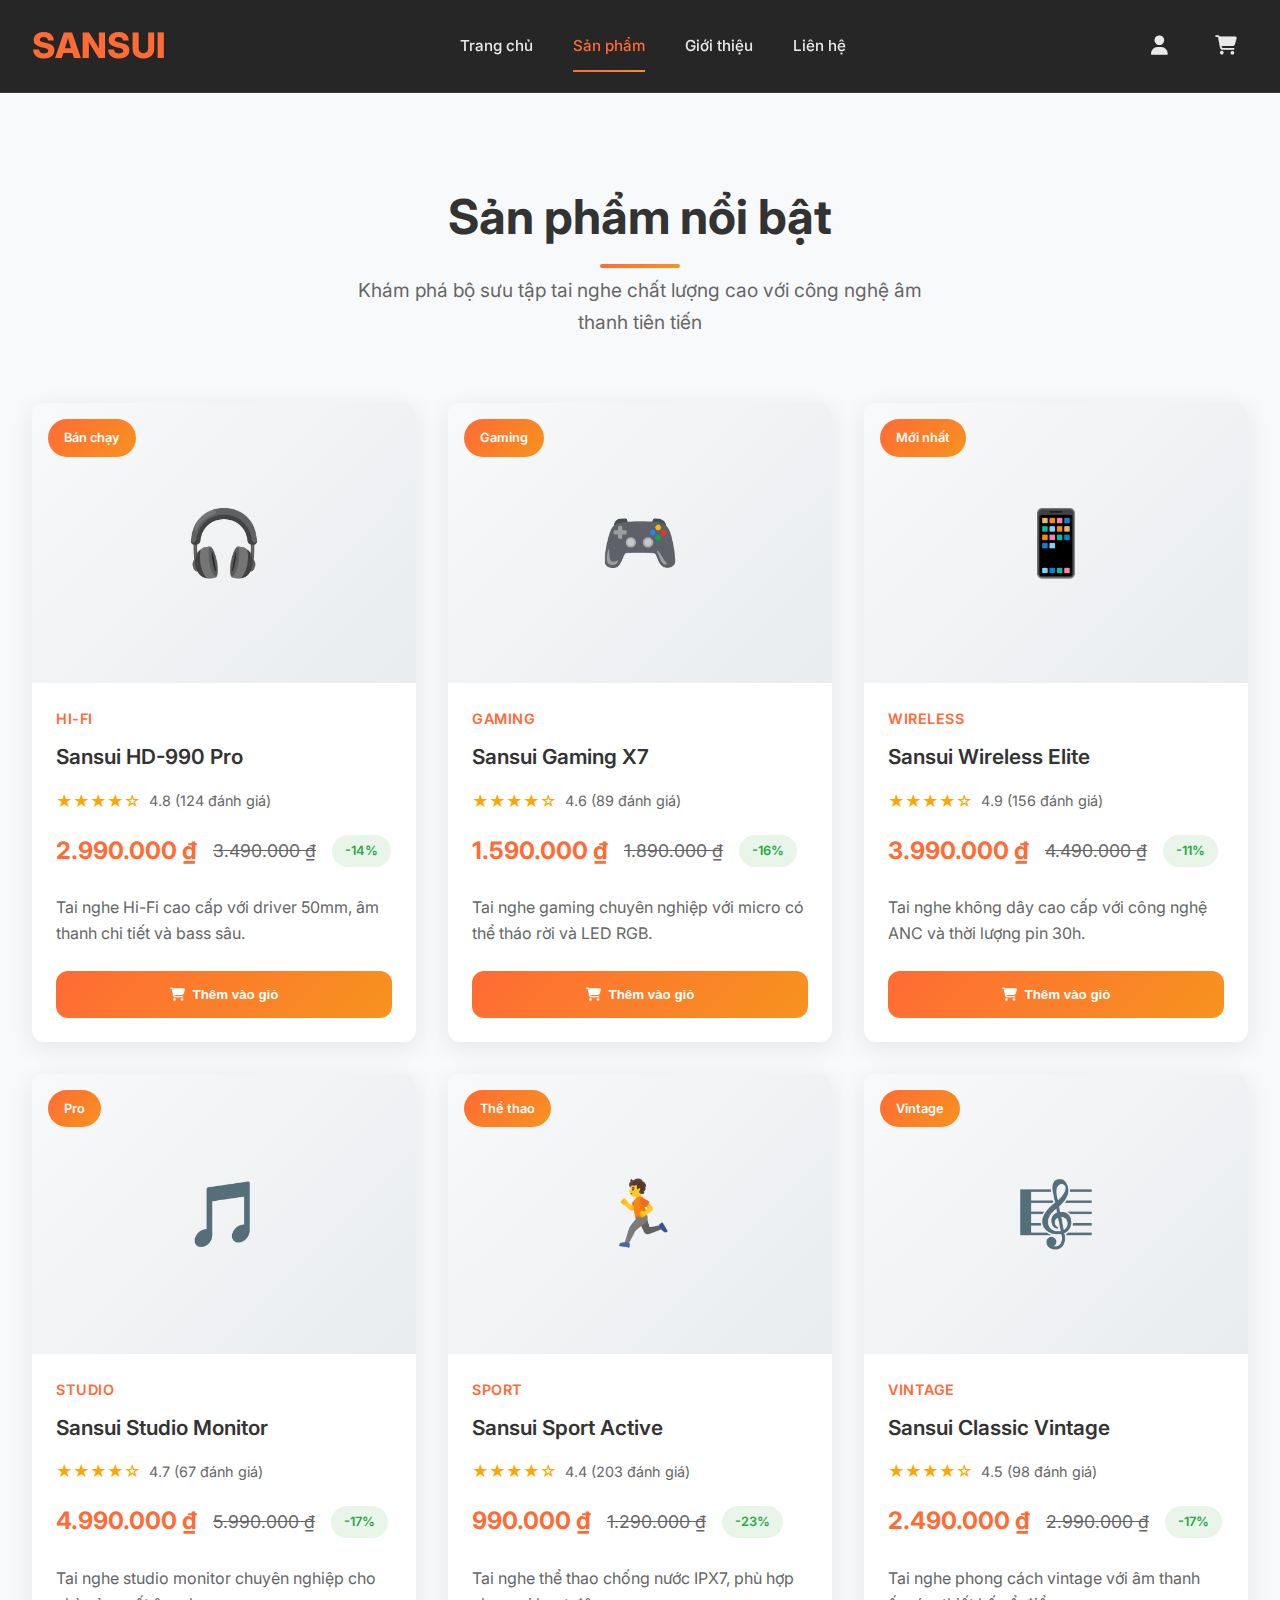
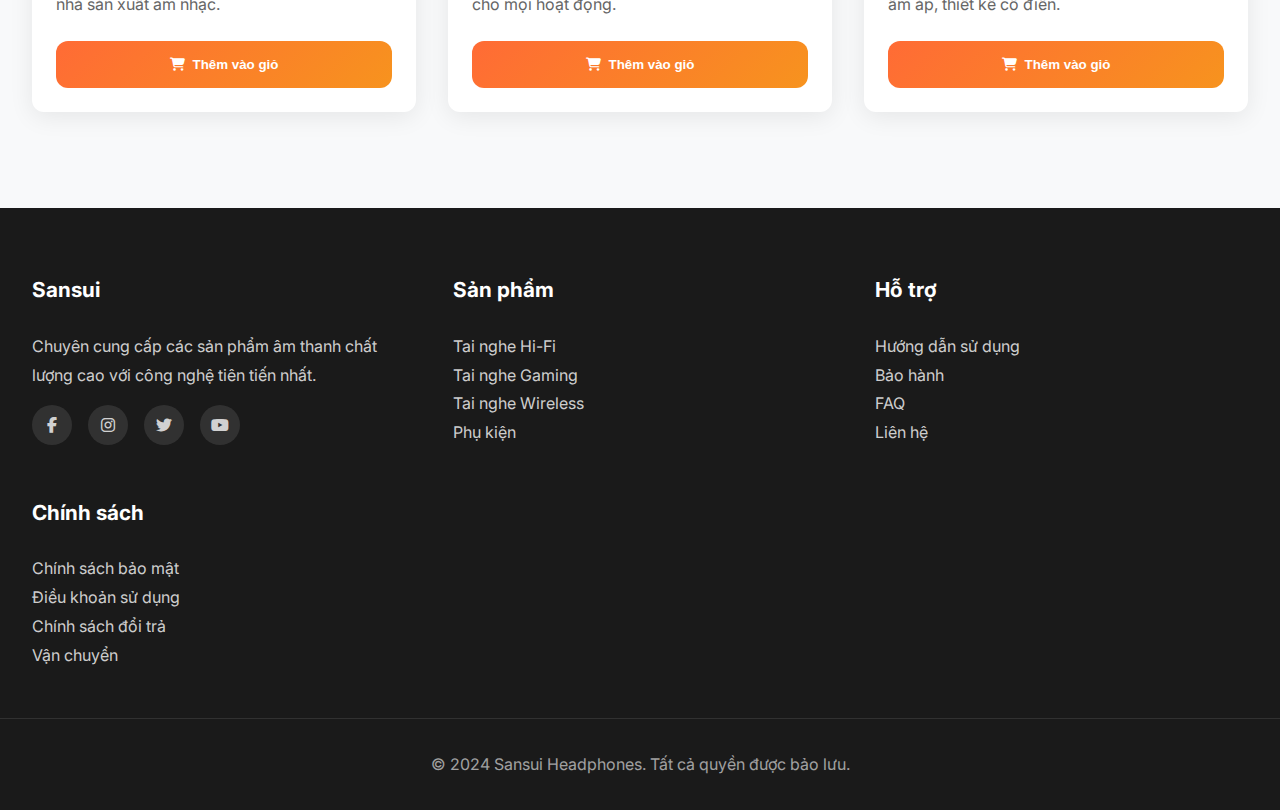
<file: products.html>
<!DOCTYPE html>
<html lang="vi">
<head>
    <meta charset="UTF-8">
    <meta name="viewport" content="width=device-width, initial-scale=1.0">
    <title>Sản phẩm - Sansui Headphones</title>
    <link href="https://cdnjs.cloudflare.com/ajax/libs/font-awesome/6.4.0/css/all.min.css" rel="stylesheet">
    <link href="https://fonts.googleapis.com/css2?family=Inter:wght@300;400;500;600;700;800&display=swap" rel="stylesheet">
    <link rel="stylesheet" href="style.css">
</head>
<body>
    <!-- Header -->
    <header class="header">
        <div class="nav-container">
            <a class="logo" href="index.html">SANSUI</a>
            
            <nav class="nav-menu">
                <a class="nav-link" href="index.html">Trang chủ</a>
                <a class="nav-link active" href="products.html">Sản phẩm</a>
                <a class="nav-link" href="about.html">Giới thiệu</a>
                <a class="nav-link" href="contact.html">Liên hệ</a>
            </nav>

            <div class="nav-icons">
                <div class="user-menu" style="position: relative;">
                    <button class="nav-icon" id="userBtn" onclick="toggleUserMenu()">
                        <i class="fas fa-user"></i>
                    </button>
                    <div class="user-dropdown" id="userDropdown">
                        <div id="loggedOutMenu">
                            <a onclick="showLoginModal()">Đăng nhập</a>
                            <a onclick="showRegisterModal()">Đăng ký</a>
                        </div>
                        <div id="loggedInMenu" style="display: none;">
                            <a onclick="showProfile()">Thông tin cá nhân</a>
                            <a onclick="logout()">Đăng xuất</a>
                        </div>
                    </div>
                </div>
                
                <button class="nav-icon" onclick="showCart()">
                    <i class="fas fa-shopping-cart"></i>
                    <span class="cart-count" id="cartCount">0</span>
                </button>

                <button class="mobile-menu-btn">
                    <i class="fas fa-bars"></i>
                </button>
            </div>
        </div>
    </header>

    <!-- Main Content -->
    <main class="main-content">
        <!-- Products Section -->
        <section id="products" class="page-section active">
            <div class="products-section">
                <div class="container">
                    <div class="section-header">
                        <h2 class="section-title">Sản phẩm nổi bật</h2>
                        <p class="section-subtitle">Khám phá bộ sưu tập tai nghe chất lượng cao với công nghệ âm thanh tiên tiến</p>
                    </div>

                    <div class="products-grid" id="productsGrid">
                        <!-- Products will be populated by JavaScript -->
                    </div>
                </div>
            </div>
        </section>
    </main>

    <!-- Footer -->
    <footer class="footer">
        <div class="footer-content">
            <div class="footer-section">
                <h3>Sansui</h3>
                <p>Chuyên cung cấp các sản phẩm âm thanh chất lượng cao với công nghệ tiên tiến nhất.</p>
                <div class="social-links">
                    <a href="#"><i class="fab fa-facebook-f"></i></a>
                    <a href="#"><i class="fab fa-instagram"></i></a>
                    <a href="#"><i class="fab fa-twitter"></i></a>
                    <a href="#"><i class="fab fa-youtube"></i></a>
                </div>
            </div>
            
            <div class="footer-section">
                <h3>Sản phẩm</h3>
                <a href="#">Tai nghe Hi-Fi</a><br>
                <a href="#">Tai nghe Gaming</a><br>
                <a href="#">Tai nghe Wireless</a><br>
                <a href="#">Phụ kiện</a>
            </div>
            
            <div class="footer-section">
                <h3>Hỗ trợ</h3>
                <a href="#">Hướng dẫn sử dụng</a><br>
                <a href="#">Bảo hành</a><br>
                <a href="#">FAQ</a><br>
                <a href="#">Liên hệ</a>
            </div>
            
            <div class="footer-section">
                <h3>Chính sách</h3>
                <a href="#">Chính sách bảo mật</a><br>
                <a href="#">Điều khoản sử dụng</a><br>
                <a href="#">Chính sách đổi trả</a><br>
                <a href="#">Vận chuyển</a>
            </div>
        </div>
        
        <div class="footer-bottom">
            <p>&copy; 2024 Sansui Headphones. Tất cả quyền được bảo lưu.</p>
        </div>
    </footer>

    <!-- Modals -->
    <!-- Login Modal -->
    <div id="loginModal" class="modal">
        <div class="modal-content">
            <span class="close" onclick="closeModal('loginModal')">&times;</span>
            <h2>Đăng nhập</h2>
            <form class="auth-form" id="loginForm">
                <input type="email" placeholder="Email" id="loginEmail" required>
                <input type="password" placeholder="Mật khẩu" id="loginPassword" required>
                <button type="submit">Đăng nhập</button>
            </form>
            <div class="auth-switch">
                <p>Chưa có tài khoản? <a onclick="switchToRegister()">Đăng ký ngay</a></p>
            </div>
        </div>
    </div>

    <!-- Register Modal -->
    <div id="registerModal" class="modal">
        <div class="modal-content">
            <span class="close" onclick="closeModal('registerModal')">&times;</span>
            <h2>Đăng ký</h2>
            <form class="auth-form" id="registerForm">
                <input type="text" placeholder="Họ tên" id="registerName" required>
                <input type="email" placeholder="Email" id="registerEmail" required>
                <input type="password" placeholder="Mật khẩu" id="registerPassword" required>
                <input type="password" placeholder="Xác nhận mật khẩu" id="confirmPassword" required>
                <button type="submit">Đăng ký</button>
            </form>
            <div class="auth-switch">
                <p>Đã có tài khoản? <a onclick="switchToLogin()">Đăng nhập</a></p>
            </div>
        </div>
    </div>

    <!-- Cart Modal -->
    <div id="cartModal" class="modal cart-modal">
        <div class="modal-content">
            <span class="close" onclick="closeModal('cartModal')">&times;</span>
            <h2>Giỏ hàng</h2>
            <div id="cartItems">
                <!-- Cart items will be populated by JavaScript -->
            </div>
            <div class="cart-total" id="cartTotal">
                Tổng cộng: 0đ
            </div>
            <button class="checkout-btn" id="checkoutBtn" onclick="checkout()">Thanh toán</button>
        </div>
    </div>

    <!-- Profile Modal -->
    <div id="profileModal" class="modal">
        <div class="modal-content">
            <span class="close" onclick="closeModal('profileModal')">&times;</span>
            <h2>Thông tin cá nhân</h2>
            <form class="auth-form" id="profileForm">
                <input type="text" placeholder="Họ tên" id="profileName">
                <input type="email" placeholder="Email" id="profileEmail" readonly>
                <input type="tel" placeholder="Số điện thoại" id="profilePhone">
                <textarea placeholder="Địa chỉ" id="profileAddress" rows="3"></textarea>
                <button type="submit">Cập nhật thông tin</button>
            </form>
        </div>
    </div>

    <!-- Success Message -->
    <div id="successMessage" class="success-message">
        <i class="fas fa-check-circle"></i>
        <span id="successText">Thành công!</span>
    </div>

    <script src="script.js"></script>
</body>
</html>
</file>
<file: style.css>
:root {
    --primary-color: #ff6b35;
    --secondary-color: #f7931e;
    --dark-color: #1a1a1a;
    --light-color: #f8f9fa;
    --text-dark: #333;
    --text-light: #666;
    --border-color: #e0e0e0;
    --success-color: #28a745;
    --danger-color: #dc3545;
    --shadow: 0 10px 30px rgba(0,0,0,0.1);
    --shadow-hover: 0 20px 40px rgba(0,0,0,0.15);
    --border-radius: 12px;
    --transition: all 0.3s cubic-bezier(0.4, 0, 0.2, 1);
}

* {
    margin: 0;
    padding: 0;
    box-sizing: border-box;
}

body {
    font-family: 'Inter', sans-serif;
    line-height: 1.7;
    color: var(--text-dark);
    overflow-x: hidden;
}

/* Header */
.header {
    background: rgba(26, 26, 26, 0.95);
    backdrop-filter: blur(20px);
    color: white;
    padding: 1rem 0;
    position: fixed;
    width: 100%;
    top: 0;
    z-index: 1000;
    border-bottom: 1px solid rgba(255, 255, 255, 0.1);
}

.nav-container {
    max-width: 1400px;
    margin: 0 auto;
    display: flex;
    justify-content: space-between;
    align-items: center;
    padding: 0 2rem;
}

.logo {
    font-size: 2.2rem;
    font-weight: 800;
    color: var(--primary-color);
    text-decoration: none;
    cursor: pointer;
}

.nav-menu {
    display: flex;
    list-style: none;
    gap: 2.5rem;
}

.nav-menu a {
    color: rgba(255, 255, 255, 0.9);
    text-decoration: none;
    font-weight: 500;
    font-size: 0.95rem;
    transition: var(--transition);
    position: relative;
    padding: 0.5rem 0;
    cursor: pointer;
}

.nav-menu a:hover,
.nav-menu a.active {
    color: var(--primary-color);
}

.nav-menu a::after {
    content: '';
    position: absolute;
    bottom: -5px;
    left: 0;
    width: 0;
    height: 2px;
    background: linear-gradient(90deg, var(--primary-color), var(--secondary-color));
    transition: var(--transition);
}

.nav-menu a.active::after,
.nav-menu a:hover::after {
    width: 100%;
}

.nav-icons {
    display: flex;
    gap: 1.5rem;
    align-items: center;
}

.nav-icon {
    background: none;
    border: none;
    color: rgba(255, 255, 255, 0.9);
    font-size: 1.2rem;
    cursor: pointer;
    transition: var(--transition);
    position: relative;
    padding: 0.7rem;
    border-radius: 50%;
}

.nav-icon:hover {
    color: var(--primary-color);
    background: rgba(255, 107, 53, 0.1);
}

.cart-count {
    position: absolute;
    top: 3px;
    right: 3px;
    background: linear-gradient(135deg, var(--primary-color), var(--secondary-color));
    color: white;
    border-radius: 50%;
    width: 20px;
    height: 20px;
    font-size: 0.75rem;
    display: none;
    align-items: center;
    justify-content: center;
    font-weight: 600;
}

.cart-count.show {
    display: flex;
}

.mobile-menu-btn {
    display: none;
    background: none;
    border: none;
    color: rgba(255, 255, 255, 0.9);
    font-size: 1.5rem;
    cursor: pointer;
}

.user-dropdown {
    position: absolute;
    top: 100%;
    right: 0;
    background: white;
    border-radius: 8px;
    box-shadow: 0 5px 20px rgba(0,0,0,0.15);
    padding: 1rem;
    min-width: 150px;
    display: none;
}

.user-dropdown.show {
    display: block;
}

.user-dropdown a {
    display: block;
    color: var(--text-dark) !important;
    text-decoration: none;
    padding: 0.5rem 0;
    border-bottom: 1px solid #eee;
    cursor: pointer;
}

.user-dropdown a:last-child {
    border-bottom: none;
}

.user-dropdown a:hover {
    color: var(--primary-color) !important;
}

/* Main Content */
.main-content {
    margin-top: 80px;
}

.page-section {
    display: none;
}

.page-section.active {
    display: block;
}

/* Hero Section */
.hero {
    background: linear-gradient(135deg, rgba(255, 107, 53, 0.9), rgba(247, 147, 30, 0.9));
    color: white;
    padding: 8rem 0 6rem;
    position: relative;
    overflow: hidden;
}

.hero-content {
    max-width: 1400px;
    margin: 0 auto;
    padding: 0 2rem;
    display: grid;
    grid-template-columns: 1fr 1fr;
    gap: 4rem;
    align-items: center;
}

.hero-text h1 {
    font-size: 4rem;
    font-weight: 800;
    margin-bottom: 1.5rem;
    line-height: 1.1;
}

.hero-text p {
    font-size: 1.3rem;
    margin-bottom: 2.5rem;
    opacity: 0.95;
}

.hero-buttons {
    display: flex;
    gap: 1.5rem;
    margin-bottom: 3rem;
}

.cta-button {
    display: inline-flex;
    align-items: center;
    gap: 0.5rem;
    background: white;
    color: var(--primary-color);
    padding: 1.2rem 2.5rem;
    text-decoration: none;
    border-radius: 50px;
    font-weight: 600;
    font-size: 1.1rem;
    transition: var(--transition);
    box-shadow: var(--shadow);
    border: none;
    cursor: pointer;
}

.cta-button:hover {
    transform: translateY(-3px);
    box-shadow: var(--shadow-hover);
}

.cta-button.secondary {
    background: transparent;
    color: white;
    border: 2px solid rgba(255, 255, 255, 0.3);
}

.cta-button.secondary:hover {
    background: white;
    color: var(--primary-color);
}

.hero-stats {
    display: flex;
    gap: 2rem;
}

.stat {
    text-align: center;
}

.stat-number {
    font-size: 2rem;
    font-weight: 700;
    display: block;
}

.stat-label {
    font-size: 0.9rem;
    opacity: 0.8;
}

.hero-image {
    position: relative;
    text-align: center;
}

.hero-product-image {
    width: 100%;
    max-width: 500px;
    height: 400px;
    background: rgba(255, 255, 255, 0.1);
    border-radius: 20px;
    display: flex;
    align-items: center;
    justify-content: center;
    font-size: 8rem;
    margin: 0 auto;
    backdrop-filter: blur(10px);
    border: 1px solid rgba(255, 255, 255, 0.2);
}

/* Products Section */
.products-section {
    padding: 6rem 0;
    background: var(--light-color);
}

.container {
    max-width: 1400px;
    margin: 0 auto;
    padding: 0 2rem;
}

.section-header {
    text-align: center;
    margin-bottom: 4rem;
}

.section-title {
    font-size: 3rem;
    font-weight: 700;
    margin-bottom: 1rem;
    color: var(--text-dark);
    position: relative;
    display: inline-block;
}

.section-title::after {
    content: '';
    position: absolute;
    bottom: -10px;
    left: 50%;
    transform: translateX(-50%);
    width: 80px;
    height: 4px;
    background: linear-gradient(90deg, var(--primary-color), var(--secondary-color));
    border-radius: 2px;
}

.section-subtitle {
    font-size: 1.2rem;
    color: var(--text-light);
    max-width: 600px;
    margin: 0 auto;
}

.products-grid {
    display: grid;
    grid-template-columns: repeat(auto-fit, minmax(320px, 1fr));
    gap: 2rem;
}

.product-card {
    background: white;
    border-radius: var(--border-radius);
    overflow: hidden;
    box-shadow: 0 5px 25px rgba(0,0,0,0.08);
    transition: var(--transition);
    position: relative;
}

.product-card:hover {
    transform: translateY(-10px);
    box-shadow: var(--shadow-hover);
}

.product-badge {
    position: absolute;
    top: 1rem;
    left: 1rem;
    background: linear-gradient(135deg, var(--primary-color), var(--secondary-color));
    color: white;
    padding: 0.5rem 1rem;
    border-radius: 20px;
    font-size: 0.8rem;
    font-weight: 600;
    z-index: 10;
}

.product-image {
    width: 100%;
    height: 280px;
    background: linear-gradient(135deg, #f8f9fa 0%, #e9ecef 100%);
    display: flex;
    align-items: center;
    justify-content: center;
    font-size: 4rem;
    color: var(--primary-color);
}

.product-info {
    padding: 1.5rem;
}

.product-category {
    color: var(--primary-color);
    font-size: 0.9rem;
    font-weight: 600;
    text-transform: uppercase;
    letter-spacing: 0.5px;
    margin-bottom: 0.5rem;
}

.product-title {
    font-size: 1.3rem;
    font-weight: 600;
    margin-bottom: 0.8rem;
    color: var(--text-dark);
}

.product-rating {
    display: flex;
    align-items: center;
    gap: 0.5rem;
    margin-bottom: 1rem;
}

.stars {
    display: flex;
    color: #ffa500;
}

.rating-text {
    color: var(--text-light);
    font-size: 0.9rem;
}

.product-price {
    display: flex;
    align-items: center;
    gap: 1rem;
    margin-bottom: 1.5rem;
}

.current-price {
    font-size: 1.5rem;
    font-weight: 700;
    color: var(--primary-color);
}

.original-price {
    font-size: 1.1rem;
    color: var(--text-light);
    text-decoration: line-through;
}

.discount {
    background: #e8f5e8;
    color: var(--success-color);
    padding: 0.3rem 0.8rem;
    border-radius: 20px;
    font-size: 0.8rem;
    font-weight: 600;
}

.product-description {
    color: var(--text-light);
    margin-bottom: 1.5rem;
    line-height: 1.6;
}

.add-to-cart {
    width: 100%;
    padding: 1rem;
    background: linear-gradient(135deg, var(--primary-color), var(--secondary-color));
    color: white;
    border: none;
    border-radius: var(--border-radius);
    font-weight: 600;
    cursor: pointer;
    transition: var(--transition);
    display: flex;
    align-items: center;
    justify-content: center;
    gap: 0.5rem;
}

.add-to-cart:hover {
    transform: translateY(-2px);
    box-shadow: 0 8px 25px rgba(255, 107, 53, 0.3);
}

/* About Section */
.about-section {
    padding: 6rem 0;
    background: white;
}

.about-content {
    display: grid;
    grid-template-columns: 1fr 1fr;
    gap: 4rem;
    align-items: center;
}

.about-text h2 {
    font-size: 2.8rem;
    font-weight: 700;
    margin-bottom: 1.5rem;
    color: var(--text-dark);
}

.about-text p {
    color: var(--text-light);
    margin-bottom: 1.5rem;
    line-height: 1.8;
    font-size: 1.1rem;
}

.about-image {
    text-align: center;
}

.about-image-bg {
    width: 400px;
    height: 400px;
    background: linear-gradient(135deg, var(--primary-color), var(--secondary-color));
    border-radius: 50%;
    display: flex;
    align-items: center;
    justify-content: center;
    margin: 0 auto;
    font-size: 10rem;
    color: white;
}

/* Contact Section */
.contact-section {
    padding: 6rem 0;
    background: var(--light-color);
}

.contact-grid {
    display: grid;
    grid-template-columns: 1fr 1fr;
    gap: 4rem;
}

.contact-info {
    background: var(--dark-color);
    color: white;
    padding: 3rem;
    border-radius: var(--border-radius);
}

.contact-info h3 {
    font-size: 2rem;
    margin-bottom: 1.5rem;
}

.contact-item {
    display: flex;
    align-items: center;
    gap: 1rem;
    margin-bottom: 1.5rem;
}

.contact-item i {
    width: 40px;
    height: 40px;
    background: linear-gradient(135deg, var(--primary-color), var(--secondary-color));
    border-radius: 50%;
    display: flex;
    align-items: center;
    justify-content: center;
}

.contact-form {
    background: white;
    padding: 3rem;
    border-radius: var(--border-radius);
    box-shadow: var(--shadow);
}

.form-group {
    margin-bottom: 1.5rem;
}

.form-group label {
    display: block;
    margin-bottom: 0.5rem;
    font-weight: 600;
    color: var(--text-dark);
}

.form-group input,
.form-group textarea {
    width: 100%;
    padding: 1rem;
    border: 2px solid var(--border-color);
    border-radius: var(--border-radius);
    font-size: 1rem;
    transition: var(--transition);
}

.form-group input:focus,
.form-group textarea:focus {
    outline: none;
    border-color: var(--primary-color);
    box-shadow: 0 0 0 3px rgba(255, 107, 53, 0.1);
}

.submit-btn {
    width: 100%;
    padding: 1.2rem;
    background: linear-gradient(135deg, var(--primary-color), var(--secondary-color));
    color: white;
    border: none;
    border-radius: var(--border-radius);
    font-size: 1.1rem;
    font-weight: 600;
    cursor: pointer;
    transition: var(--transition);
}

.submit-btn:hover {
    transform: translateY(-2px);
    box-shadow: 0 8px 25px rgba(255, 107, 53, 0.3);
}

/* Footer */
.footer {
    background: var(--dark-color);
    color: white;
    padding: 4rem 0 2rem;
}

.footer-content {
    max-width: 1400px;
    margin: 0 auto;
    padding: 0 2rem;
    display: grid;
    grid-template-columns: repeat(auto-fit, minmax(280px, 1fr));
    gap: 3rem;
}

.footer-section h3 {
    font-size: 1.3rem;
    margin-bottom: 1.5rem;
    color: white;
}

.footer-section p,
.footer-section a {
    color: rgba(255, 255, 255, 0.8);
    text-decoration: none;
    line-height: 1.8;
    transition: var(--transition);
}

.footer-section a:hover {
    color: var(--primary-color);
}

.social-links {
    display: flex;
    gap: 1rem;
    margin-top: 1rem;
}

.social-links a {
    width: 40px;
    height: 40px;
    background: rgba(255, 255, 255, 0.1);
    border-radius: 50%;
    display: flex;
    align-items: center;
    justify-content: center;
    transition: var(--transition);
}

.social-links a:hover {
    background: var(--primary-color);
    transform: translateY(-3px);
}

.footer-bottom {
    text-align: center;
    margin-top: 3rem;
    padding-top: 2rem;
    border-top: 1px solid rgba(255, 255, 255, 0.1);
    color: rgba(255, 255, 255, 0.6);
}

/* Modal Styles */
.modal {
    display: none;
    position: fixed;
    z-index: 3000;
    left: 0;
    top: 0;
    width: 100%;
    height: 100%;
    background-color: rgba(0, 0, 0, 0.6);
    backdrop-filter: blur(5px);
}

.modal.show {
    display: flex;
    align-items: center;
    justify-content: center;
}

.modal-content {
    background: white;
    padding: 2.5rem;
    border-radius: 20px;
    width: 90%;
    max-width: 450px;
    position: relative;
    box-shadow: 0 20px 60px rgba(0, 0, 0, 0.3);
    max-height: 90vh;
    overflow-y: auto;
}

.cart-modal .modal-content {
    max-width: 700px;
}

.close {
    position: absolute;
    top: 1rem;
    right: 1rem;
    color: var(--text-light);
    font-size: 1.5rem;
    cursor: pointer;
    width: 30px;
    height: 30px;
    display: flex;
    align-items: center;
    justify-content: center;
    border-radius: 50%;
}

.close:hover {
    color: var(--danger-color);
    background: rgba(220, 53, 69, 0.1);
}

.modal h2 {
    text-align: center;
    margin-bottom: 2rem;
    color: var(--text-dark);
    font-size: 1.8rem;
    font-weight: 700;
}

.auth-form {
    display: flex;
    flex-direction: column;
    gap: 1.2rem;
}

.auth-form input {
    padding: 1rem;
    border: 2px solid var(--border-color);
    border-radius: var(--border-radius);
    font-size: 1rem;
    transition: var(--transition);
}

.auth-form input:focus {
    outline: none;
    border-color: var(--primary-color);
    box-shadow: 0 0 0 3px rgba(255, 107, 53, 0.1);
}

.auth-form button {
    padding: 1rem;
    background: linear-gradient(135deg, var(--primary-color), var(--secondary-color));
    color: white;
    border: none;
    border-radius: var(--border-radius);
    font-weight: 600;
    cursor: pointer;
    transition: var(--transition);
}

.auth-form button:hover {
    transform: translateY(-2px);
    box-shadow: 0 8px 25px rgba(255, 107, 53, 0.3);
}

.auth-switch {
    text-align: center;
    margin-top: 1rem;
}

.auth-switch a {
    color: var(--primary-color);
    text-decoration: none;
    cursor: pointer;
}

.auth-switch a:hover {
    text-decoration: underline;
}

/* Cart Items */
.cart-item {
    display: flex;
    justify-content: space-between;
    align-items: center;
    padding: 1rem;
    border-bottom: 1px solid #eee;
}

.cart-item:last-child {
    border-bottom: none;
}

.cart-item-info {
    flex: 1;
}

.cart-item-title {
    font-weight: bold;
    margin-bottom: 0.5rem;
}

.cart-item-price {
    color: var(--primary-color);
    font-weight: bold;
}

.quantity-controls {
    display: flex;
    align-items: center;
    gap: 0.5rem;
    margin: 0 1rem;
}

.quantity-btn {
    background: var(--primary-color);
    color: white;
    border: none;
    width: 30px;
    height: 30px;
    border-radius: 50%;
    cursor: pointer;
    display: flex;
    align-items: center;
    justify-content: center;
}

.quantity-btn:hover {
    background: var(--secondary-color);
}

.remove-item {
    background: var(--danger-color);
    color: white;
    border: none;
    padding: 0.5rem;
    border-radius: 4px;
    cursor: pointer;
}

.remove-item:hover {
    background: #c82333;
}

.cart-total {
    text-align: center;
    margin: 1rem 0;
    font-size: 1.3rem;
    font-weight: bold;
    color: var(--text-dark);
}

.checkout-btn {
    width: 100%;
    padding: 1rem;
    background: var(--success-color);
    color: white;
    border: none;
    border-radius: var(--border-radius);
    font-weight: bold;
    cursor: pointer;
    margin-top: 1rem;
}

.checkout-btn:hover {
    background: #218838;
}

.empty-cart {
    text-align: center;
    padding: 2rem;
    color: var(--text-light);
}

/* Success Message */
.success-message {
    position: fixed;
    top: 100px;
    right: 20px;
    background: var(--success-color);
    color: white;
    padding: 1rem 2rem;
    border-radius: var(--border-radius);
    box-shadow: var(--shadow);
    z-index: 4000;
    transform: translateX(400px);
    transition: var(--transition);
    opacity: 0;
}

.success-message.show {
    transform: translateX(0);
    opacity: 1;
}

/* Page Transitions */
.page-section {
    opacity: 0;
    transform: translateY(20px);
    transition: all 0.5s ease-in-out;
}

.page-section.active {
    opacity: 1;
    transform: translateY(0);
}

/* Product Detail Styles */
.product-detail {
    padding: 6rem 0;
    background: white;
}

.product-detail-content {
    display: grid;
    grid-template-columns: 1fr 1fr;
    gap: 4rem;
    align-items: start;
}

.product-detail-image {
    text-align: center;
    position: sticky;
    top: 120px;
}

.main-product-image {
    width: 100%;
    max-width: 500px;
    height: 500px;
    background: linear-gradient(135deg, #f8f9fa 0%, #e9ecef 100%);
    border-radius: 20px;
    display: flex;
    align-items: center;
    justify-content: center;
    margin-bottom: 2rem;
    overflow: hidden;
    box-shadow: var(--shadow);
}

.main-product-image img {
    width: 100%;
    height: 100%;
    object-fit: cover;
}

.product-thumbnails {
    display: flex;
    gap: 1rem;
    justify-content: center;
}

.thumbnail {
    width: 80px;
    height: 80px;
    background: #f8f9fa;
    border-radius: 10px;
    display: flex;
    align-items: center;
    justify-content: center;
    cursor: pointer;
    border: 2px solid transparent;
    transition: var(--transition);
    overflow: hidden;
}

.thumbnail.active,
.thumbnail:hover {
    border-color: var(--primary-color);
}

.thumbnail img {
    width: 100%;
    height: 100%;
    object-fit: cover;
}

.product-detail-info h1 {
    font-size: 2.5rem;
    font-weight: 700;
    margin-bottom: 1rem;
    color: var(--text-dark);
}

.product-detail-category {
    color: var(--primary-color);
    font-weight: 600;
    text-transform: uppercase;
    letter-spacing: 1px;
    margin-bottom: 1rem;
}

.product-detail-rating {
    display: flex;
    align-items: center;
    gap: 1rem;
    margin-bottom: 2rem;
    padding-bottom: 2rem;
    border-bottom: 1px solid var(--border-color);
}

.product-detail-price {
    display: flex;
    align-items: center;
    gap: 1.5rem;
    margin-bottom: 2rem;
}

.detail-current-price {
    font-size: 2.5rem;
    font-weight: 700;
    color: var(--primary-color);
}

.detail-original-price {
    font-size: 1.8rem;
    color: var(--text-light);
    text-decoration: line-through;
}

.detail-discount {
    background: #e8f5e8;
    color: var(--success-color);
    padding: 0.5rem 1rem;
    border-radius: 25px;
    font-weight: 600;
}

.product-features {
    margin-bottom: 2rem;
}

.product-features h3 {
    font-size: 1.3rem;
    font-weight: 600;
    margin-bottom: 1rem;
    color: var(--text-dark);
}

.features-list {
    list-style: none;
}

.features-list li {
    padding: 0.5rem 0;
    color: var(--text-light);
    display: flex;
    align-items: center;
    gap: 0.5rem;
}

.features-list li i {
    color: var(--success-color);
    width: 20px;
}

.product-actions {
    display: flex;
    gap: 1rem;
    margin-bottom: 3rem;
}

.quantity-selector {
    display: flex;
    align-items: center;
    border: 2px solid var(--border-color);
    border-radius: var(--border-radius);
    overflow: hidden;
}

.quantity-btn-detail {
    background: var(--primary-color);
    color: white;
    border: none;
    padding: 1rem 1.2rem;
    cursor: pointer;
    font-size: 1.2rem;
    transition: var(--transition);
}

.quantity-btn-detail:hover {
    background: var(--secondary-color);
}

.quantity-input {
    border: none;
    padding: 1rem;
    text-align: center;
    width: 80px;
    font-size: 1.1rem;
    font-weight: 600;
}

.add-to-cart-detail {
    flex: 1;
    padding: 1rem 2rem;
    background: linear-gradient(135deg, var(--primary-color), var(--secondary-color));
    color: white;
    border: none;
    border-radius: var(--border-radius);
    font-weight: 600;
    font-size: 1.1rem;
    cursor: pointer;
    transition: var(--transition);
    display: flex;
    align-items: center;
    justify-content: center;
    gap: 0.5rem;
}

.add-to-cart-detail:hover {
    transform: translateY(-2px);
    box-shadow: 0 8px 25px rgba(255, 107, 53, 0.3);
}

.product-tabs {
    margin-bottom: 3rem;
}

.tabs-nav {
    display: flex;
    border-bottom: 1px solid var(--border-color);
    margin-bottom: 2rem;
}

.tab-btn {
    padding: 1rem 2rem;
    background: none;
    border: none;
    font-size: 1rem;
    font-weight: 600;
    color: var(--text-light);
    cursor: pointer;
    transition: var(--transition);
    border-bottom: 3px solid transparent;
}

.tab-btn.active {
    color: var(--primary-color);
    border-bottom-color: var(--primary-color);
}

.tab-content {
    display: none;
    line-height: 1.8;
    color: var(--text-light);
}

.tab-content.active {
    display: block;
}

.specifications-table {
    width: 100%;
    border-collapse: collapse;
}

.specifications-table th,
.specifications-table td {
    padding: 1rem;
    text-align: left;
    border-bottom: 1px solid var(--border-color);
}

.specifications-table th {
    font-weight: 600;
    color: var(--text-dark);
    background: #f8f9fa;
}

/* Responsive */
@media (max-width: 768px) {
    .nav-menu {
        display: none;
    }

    .mobile-menu-btn {
        display: block;
    }

    .hero-content {
        grid-template-columns: 1fr;
        text-align: center;
    }

    .hero-text h1 {
        font-size: 2.5rem;
    }

    .about-content,
    .contact-grid {
        grid-template-columns: 1fr;
    }

    .hero-buttons {
        justify-content: center;
    }

    .modal-content {
        margin: 20% auto;
        width: 95%;
    }
}
</file>
